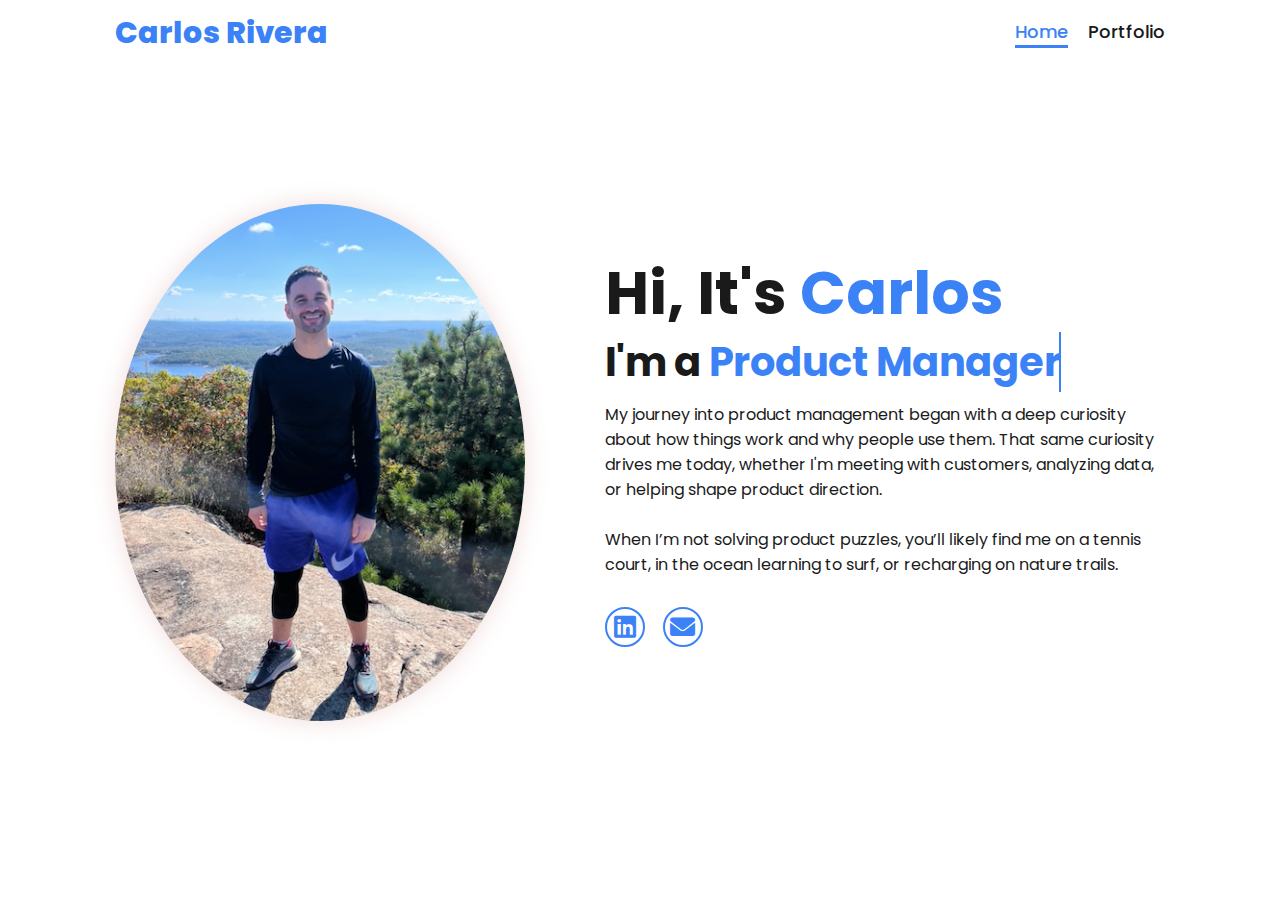
<file: index.html>
<!DOCTYPE html>
<html lang="en">
<head>
  <meta charset="UTF-8" />
  <meta name="viewport" content="width=device-width, initial-scale=1.0" />
  <link rel="stylesheet" href="style.css" />
  <link href="https://cdnjs.cloudflare.com/ajax/libs/font-awesome/6.0.0-beta3/css/all.min.css" rel="stylesheet">
  <title>Portfolio Website</title>

  <!-- Google tag (gtag.js) -->
<script async src="https://www.googletagmanager.com/gtag/js?id=G-MQ8TV1JSG9"></script>
<script>
  window.dataLayer = window.dataLayer || [];
  function gtag(){dataLayer.push(arguments);}
  gtag('js', new Date());

  gtag('config', 'G-MQ8TV1JSG9');
</script>

</head>
<body>

  <header>
    <a href="index.html" class="logo">Carlos Rivera</a>

    <nav class="navbar">
      <a href="index.html" class="active">Home</a>
      <a href="portfolio.html">Portfolio</a>
    </nav>
  </header>

  <section class="home" id="home">
    <div class="home-img">
      <img src="images/home/me.png" alt="Carlos" />
    </div>
    <div class="home-content">
      <h1>Hi, It's <span>Carlos</span></h1>
      <h3 class="typing-text">I'm a <span></span></h3>
      <p>
        My journey into product management began with a deep curiosity about how things work and why people use them. That same curiosity drives me today, whether I'm meeting with customers, analyzing data, or helping shape product direction. 
        
        <br>
        <br>
        
        When I’m not solving product puzzles, you’ll likely find me on a tennis court, in the ocean learning to surf, or recharging on nature trails.


      </p>
      <div class="social-icons">
        <a href="https://www.linkedin.com/in/crivera7/" target="_blank"><i class="fa-brands fa-linkedin"></i></a>
        <a href="mailto:car.riv021@gmail.com"><i class="fa-solid fa-envelope"></i></a>
      </div>
    </div>
  </section>

  <script>
    const menuIcon = document.querySelector('.menu-icon');
    const navbar = document.querySelector('.navbar');

    menuIcon.addEventListener('click', () => {
      navbar.classList.toggle('active');
    });
  </script>
</body>
</html>
</file>
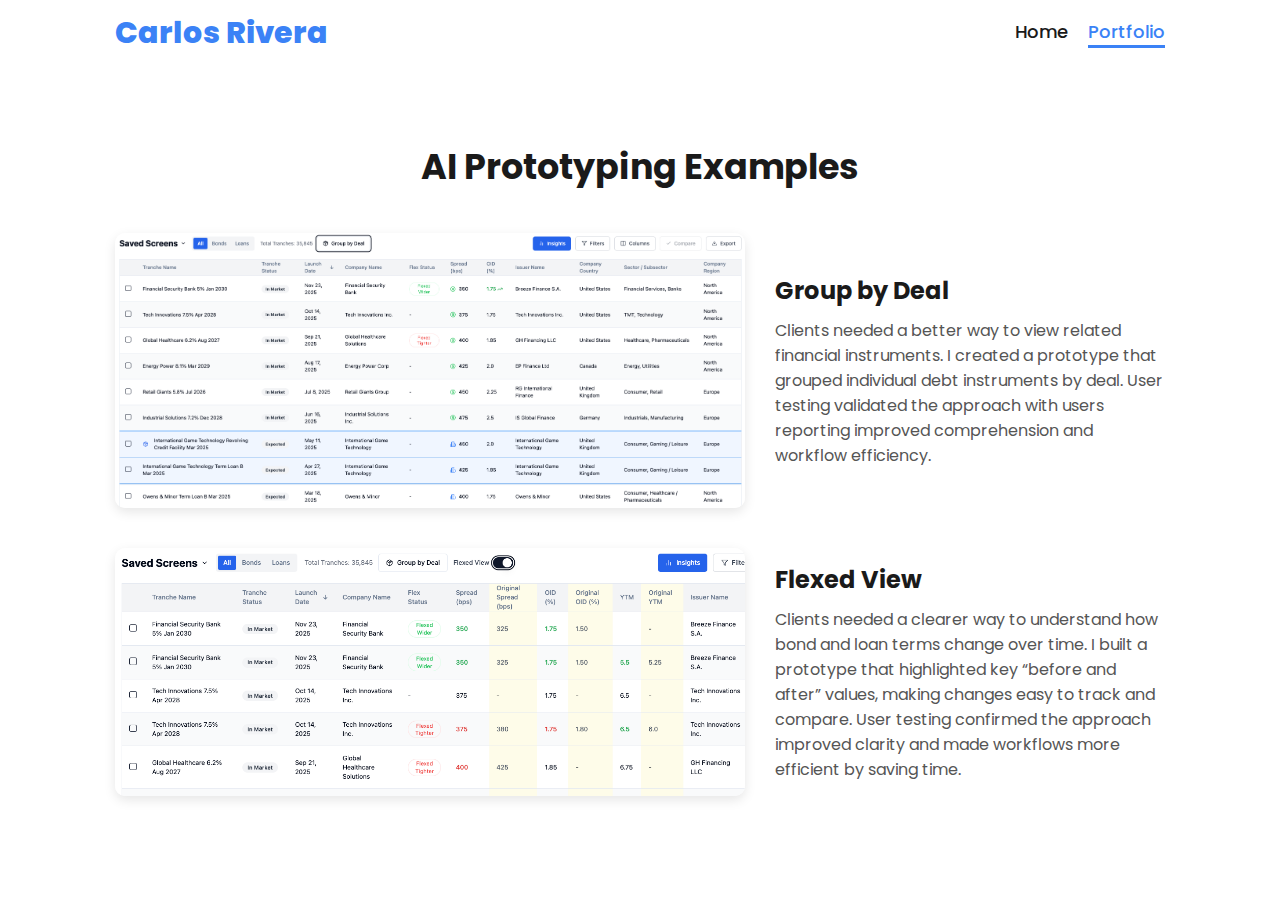
<file: ai-prototyping.html>
<!DOCTYPE html>
<html lang="en">
<head>
  <meta charset="UTF-8" />
  <meta name="viewport" content="width=device-width, initial-scale=1.0"/>
  <link rel="stylesheet" href="style.css" />
  <title>AI Prototyping - Carlos Rivera</title>
</head>
<body>
  <header>
    <a href="index.html" class="logo">Carlos Rivera</a>
    <i class="fas fa-bars menu-icon"></i>
    <nav class="navbar">
      <a href="index.html">Home</a>
      <a href="portfolio.html" class="active">Portfolio</a>
    </nav>
  </header>

  <section id="portfolio-category">
    <h2 class="section-title">AI Prototyping Examples</h2>

    <div class="project">
      <img src="images/prototypes/grouped.png" alt="AI Chatbot" />
      <div class="project-text">
        <h3>Group by Deal</h3>
        <p>Clients needed a better way to view related financial instruments. I created a prototype that grouped individual debt instruments by deal. User testing validated the approach with users reporting improved comprehension and workflow efficiency.</p>
      </div>
    </div>

    <div class="project">
      <img src="images/prototypes/flexed.png" alt="Vision AI" />
      <div class="project-text">
        <h3>Flexed View</h3>
        <p>Clients needed a clearer way to understand how bond and loan terms change over time. I built a prototype that highlighted key “before and after” values, making changes easy to track and compare. User testing confirmed the approach improved clarity and made workflows more efficient by saving time.</p>
      </div>
    </div>

  </section>

  <script>
    const menuIcon = document.querySelector('.menu-icon');
    const navbar = document.querySelector('.navbar');
    menuIcon.addEventListener('click', () => {
      navbar.classList.toggle('active');
    });
  </script>
</body>
</html>
</file>
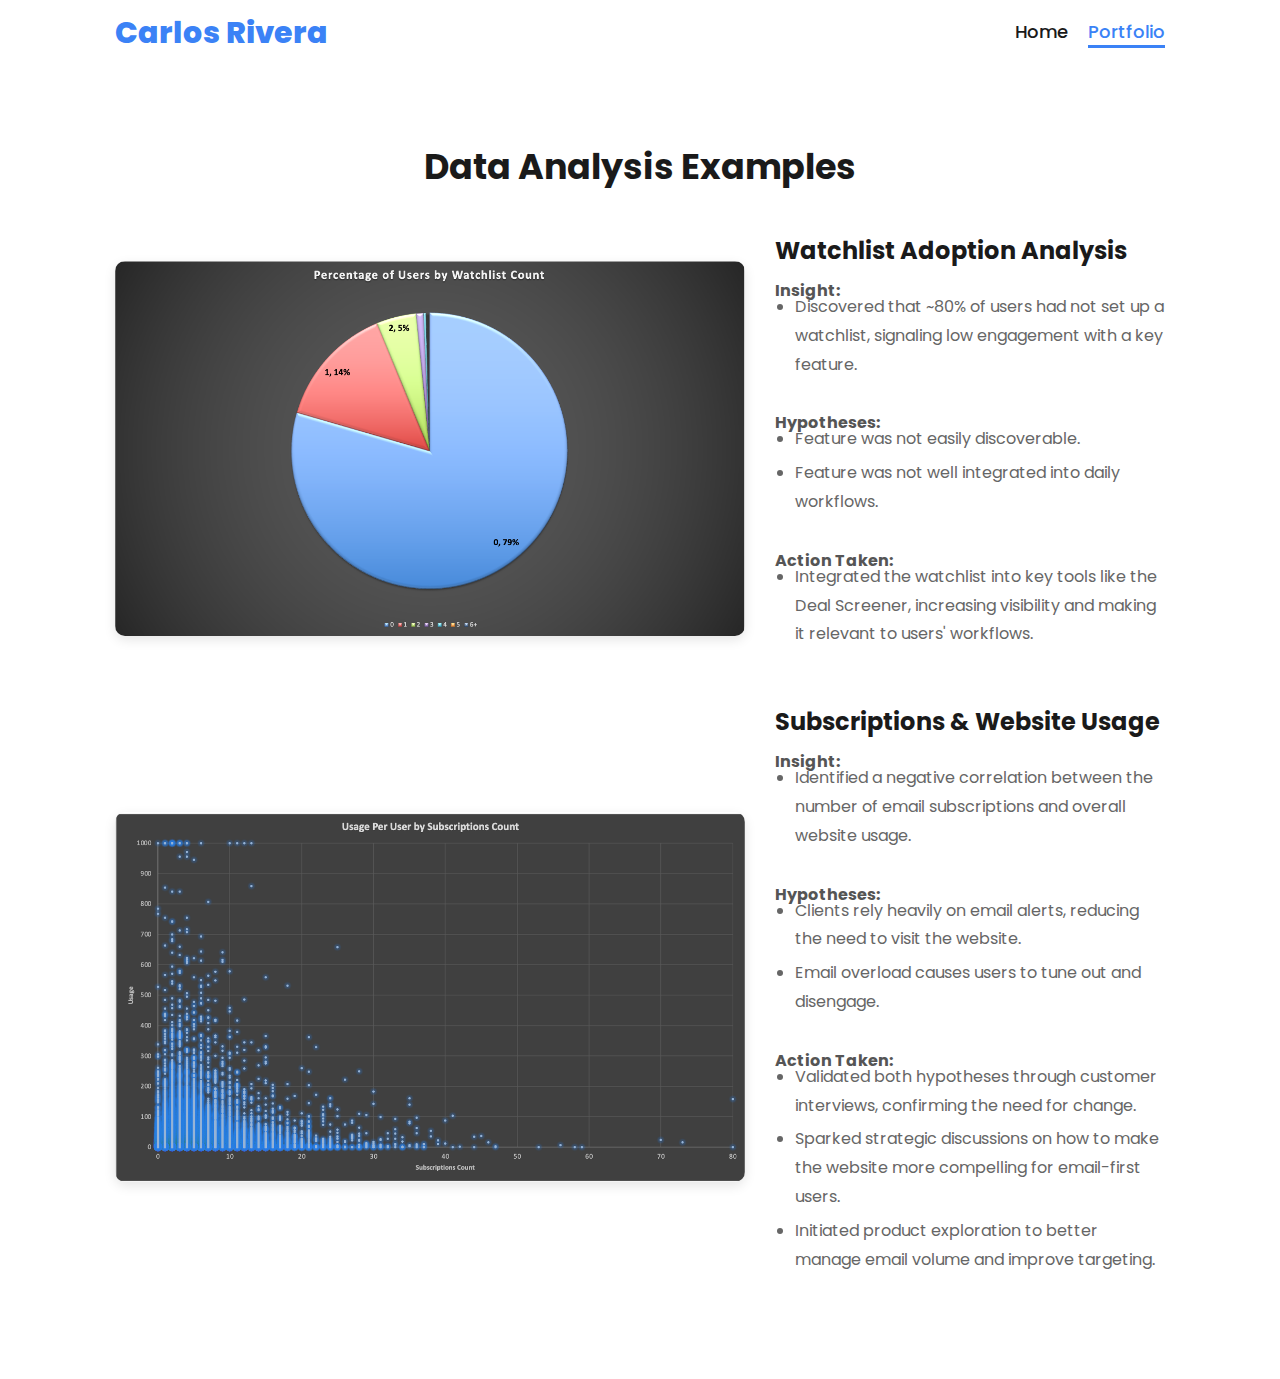
<file: card-data.html>
<!DOCTYPE html>
<html lang="en">
<head>
  <meta charset="UTF-8" />
  <meta name="viewport" content="width=device-width, initial-scale=1.0"/>
  <link rel="stylesheet" href="style.css" />
  <title>Data Analysis - Carlos Rivera</title>
</head>
<body>
  <header>
    <a href="index.html" class="logo">Carlos Rivera</a>
    <i class="fas fa-bars menu-icon"></i>
    <nav class="navbar">
      <a href="index.html">Home</a>
      <a href="portfolio.html" class="active">Portfolio</a>
    </nav>
  </header>

  <section id="portfolio-category">
    <h2 class="section-title">Data Analysis Examples</h2>

    <div class="project">
      <img src="images/data-analysis/wl.png" alt="Sales Dashboard" />
      <div class="project-text">
        <h3>Watchlist Adoption Analysis</h3>

        <p><strong>Insight:</strong><br>
          <ul>
            <li>Discovered that ~80% of users had not set up a watchlist, signaling low engagement with a key feature.</li>
          </ul>
        </p>
        
        <br>

        <p><strong>Hypotheses:</strong><br>
          <ul>
            <li>Feature was not easily discoverable.</li>
          </ul>
          <ul>
            <li>Feature was not well integrated into daily workflows.</li>
          </ul>
        </p>

        <br>

        <p><strong>Action Taken:</strong><br>
          <ul>
            <li>Integrated the watchlist into key tools like the Deal Screener, increasing visibility and making it relevant to users' workflows.</li>
          </ul>
        </p>
      </div>
    </div>

    <div class="project">
      <img src="images/data-analysis/subscriptions.png" alt="Data Cleaning Script" />
      <div class="project-text">
        <h3>Subscriptions & Website Usage</h3>

        <p><strong>Insight:</strong><br>
          <ul>
            <li>Identified a negative correlation between the number of email subscriptions and overall website usage.
            </li>
          </ul>
        </p>
        
        <br>

        <p><strong>Hypotheses:</strong><br>
          <ul>
            <li>Clients rely heavily on email alerts, reducing the need to visit the website.</li>
          </ul>
          <ul>
            <li>Email overload causes users to tune out and disengage.</li>
          </ul>
        </p>

        <br>

        <p><strong>Action Taken:</strong><br>
          <ul>
            <li>Validated both hypotheses through customer interviews, confirming the need for change.</li>
          </ul>
          <ul>
            <li>Sparked strategic discussions on how to make the website more compelling for email-first users.</li>
          </ul>
          <ul>
            <li>Initiated product exploration to better manage email volume and improve targeting.</li>
          </ul>
        </p>
      </div>
    </div>

  </section>

  <script>
    const menuIcon = document.querySelector('.menu-icon');
    const navbar = document.querySelector('.navbar');
    menuIcon.addEventListener('click', () => {
      navbar.classList.toggle('active');
    });
  </script>
</body>
</html>
</file>
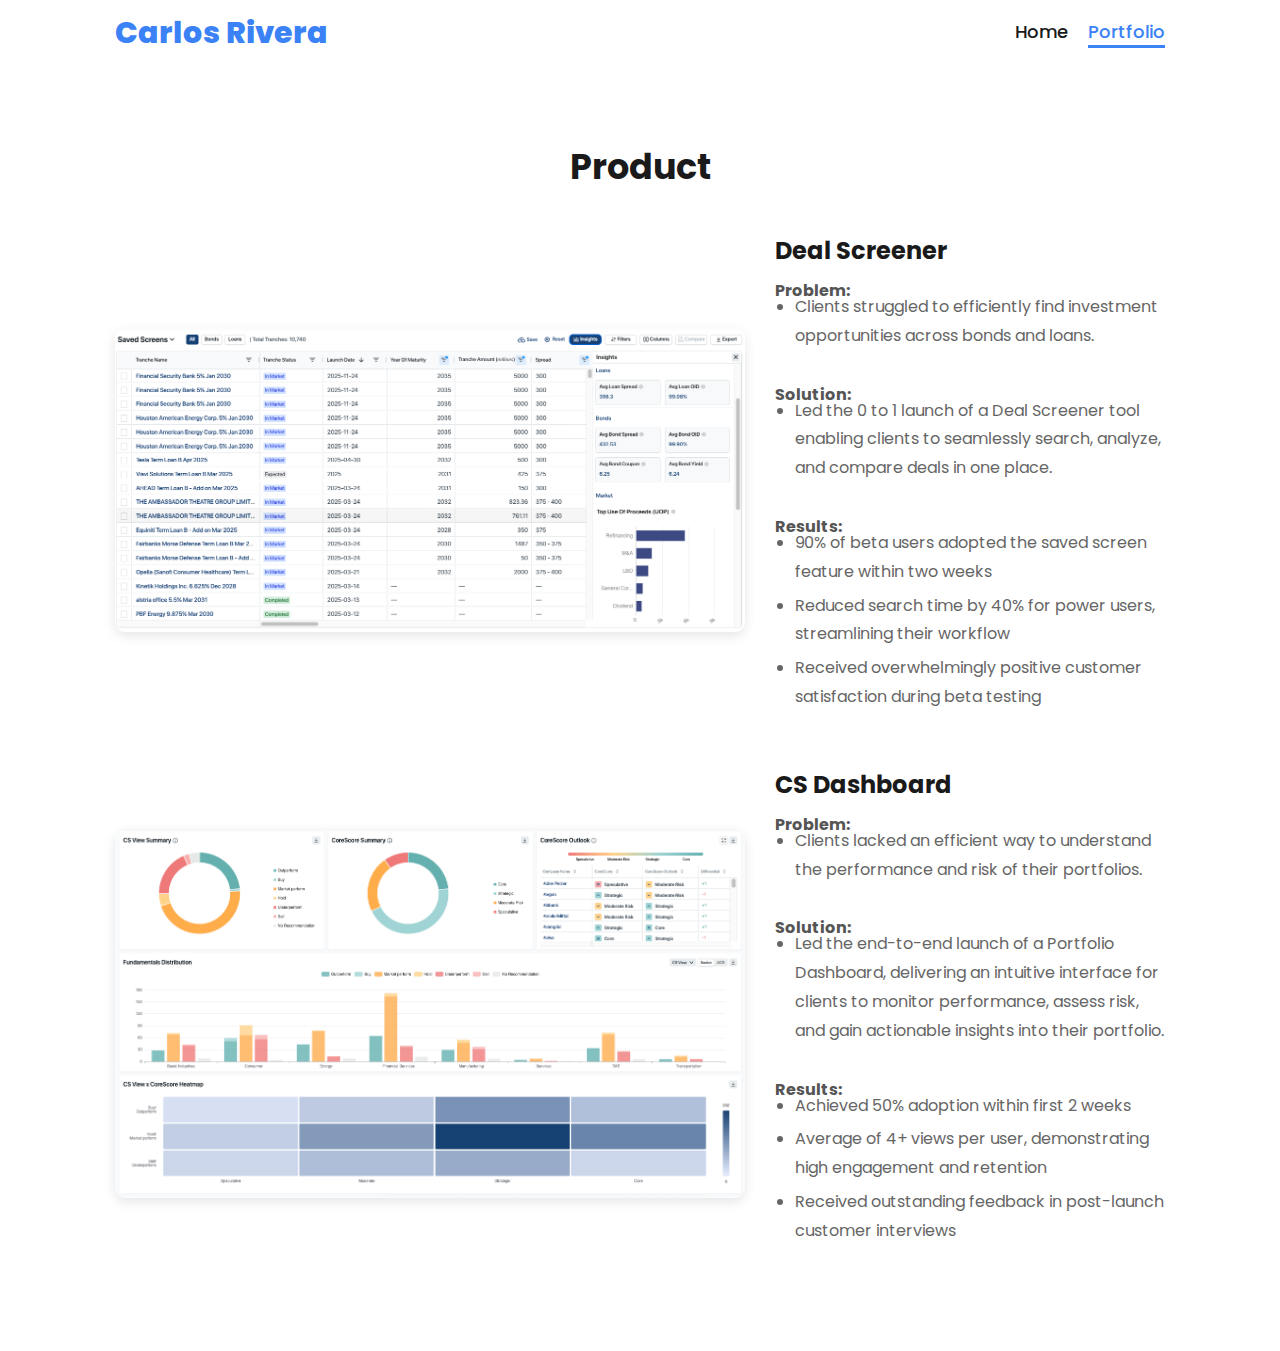
<file: card-product.html>
<!DOCTYPE html>
<html lang="en">
<head>
  <meta charset="UTF-8" />
  <meta name="viewport" content="width=device-width, initial-scale=1.0"/>
  <link rel="stylesheet" href="style.css" />
  <title>Product Development - Carlos Rivera</title>

  <!-- Google tag (gtag.js) -->
<script async src="https://www.googletagmanager.com/gtag/js?id=G-MQ8TV1JSG9"></script>
<script>
  window.dataLayer = window.dataLayer || [];
  function gtag(){dataLayer.push(arguments);}
  gtag('js', new Date());

  gtag('config', 'G-MQ8TV1JSG9');
</script>

</head>

<body>
  <header>
    <a href="index.html" class="logo">Carlos Rivera</a>

    <nav class="navbar">
      <a href="index.html">Home</a>
      <a href="portfolio.html" class="active">Portfolio</a>
    </nav>
  </header>

  <section id="portfolio-category">
    <h2 class="section-title">Product</h2>
    
    <div class="project">
      <img src="images/product/screener.png" alt="Project 1" />
      <div class="project-text">
        <h3>Deal Screener</h3>

        <p><strong>Problem:</strong><br>
        <ul>
          <li>Clients struggled to efficiently find investment opportunities across bonds and loans.</li>
        </ul>
        </p>
        
        <br>
    
        <p><strong>Solution:</strong></p>
        <ul>
          <li>Led the 0 to 1 launch of a Deal Screener tool enabling clients to seamlessly search, analyze, and compare deals in one place.</li>
        </ul>
        
        <br>
    
        <p><strong>Results:</strong></p>
        <ul>
          <li>90% of beta users adopted the saved screen feature within two weeks</li>
          <li>Reduced search time by 40% for power users, streamlining their workflow</li>
          <li>Received overwhelmingly positive customer satisfaction during beta testing</li>
        </ul>
      </div>
    </div>    

    <div class="project">
      <img src="images/product/dashboard.png" alt="Project 2" />
      <div class="project-text">
        <h3>CS Dashboard</h3>

        <p><strong>Problem:</strong><br>
          <ul>
            <li>Clients lacked an efficient way to understand the performance and risk of their portfolios.</li>
          </ul>
          </p>
          
          <br>

          <p><strong>Solution:</strong></p>
          <ul>
            <li>Led the end-to-end launch of a Portfolio Dashboard, delivering an intuitive interface for clients to monitor performance, assess risk, and gain actionable insights into their portfolio.</li>
          </ul>
          
          <br>

          <p><strong>Results:</strong></p>
          <ul>
            <li>Achieved 50% adoption within first 2 weeks</li>
            <li>Average of 4+ views per user, demonstrating high engagement and retention</li>
            <li>Received outstanding feedback in post-launch customer interviews</li>
          </ul>
      </div>
    </div>

  </section>
  
  <script>
    const menuIcon = document.querySelector('.menu-icon');
    const navbar = document.querySelector('.navbar');
    menuIcon.addEventListener('click', () => {
      navbar.classList.toggle('active');
    });
  </script>
</body>
</html>
</file>
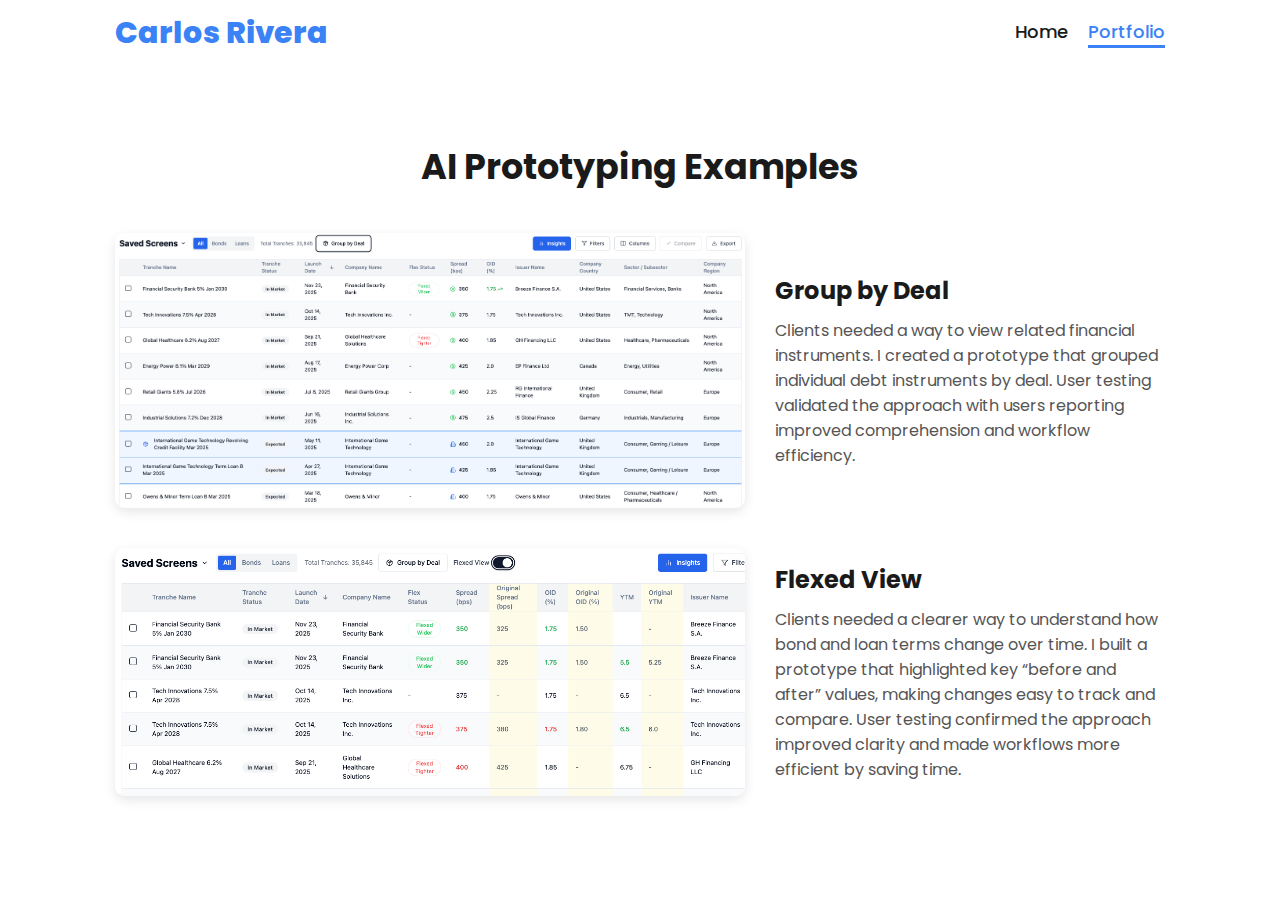
<file: card-prototyping.html>
<!DOCTYPE html>
<html lang="en">
<head>
  <meta charset="UTF-8" />
  <meta name="viewport" content="width=device-width, initial-scale=1.0"/>
  <link rel="stylesheet" href="style.css" />
  <title>AI Prototyping - Carlos Rivera</title>

  <!-- Google tag (gtag.js) -->
<script async src="https://www.googletagmanager.com/gtag/js?id=G-MQ8TV1JSG9"></script>
<script>
  window.dataLayer = window.dataLayer || [];
  function gtag(){dataLayer.push(arguments);}
  gtag('js', new Date());

  gtag('config', 'G-MQ8TV1JSG9');
</script>

</head>

<body>
  <header>
    <a href="index.html" class="logo">Carlos Rivera</a>
    <i class="fas fa-bars menu-icon"></i>
    <nav class="navbar">
      <a href="index.html">Home</a>
      <a href="portfolio.html" class="active">Portfolio</a>
    </nav>
  </header>

  <section id="portfolio-category">
    <h2 class="section-title">AI Prototyping Examples</h2>

    <div class="project">
      <img src="images/prototypes/grouped.png" alt="AI Chatbot" />
      <div class="project-text">
        <h3>Group by Deal</h3>
        <p>Clients needed a way to view related financial instruments. I created a prototype that grouped individual debt instruments by deal. User testing validated the approach with users reporting improved comprehension and workflow efficiency.</p>
      </div>
    </div>

    <div class="project">
      <img src="images/prototypes/flexed.png" alt="Vision AI" />
      <div class="project-text">
        <h3>Flexed View</h3>
        <p>Clients needed a clearer way to understand how bond and loan terms change over time. I built a prototype that highlighted key “before and after” values, making changes easy to track and compare. User testing confirmed the approach improved clarity and made workflows more efficient by saving time.</p>
      </div>
    </div>

  </section>

  <script>
    const menuIcon = document.querySelector('.menu-icon');
    const navbar = document.querySelector('.navbar');
    menuIcon.addEventListener('click', () => {
      navbar.classList.toggle('active');
    });
  </script>
</body>
</html>
</file>
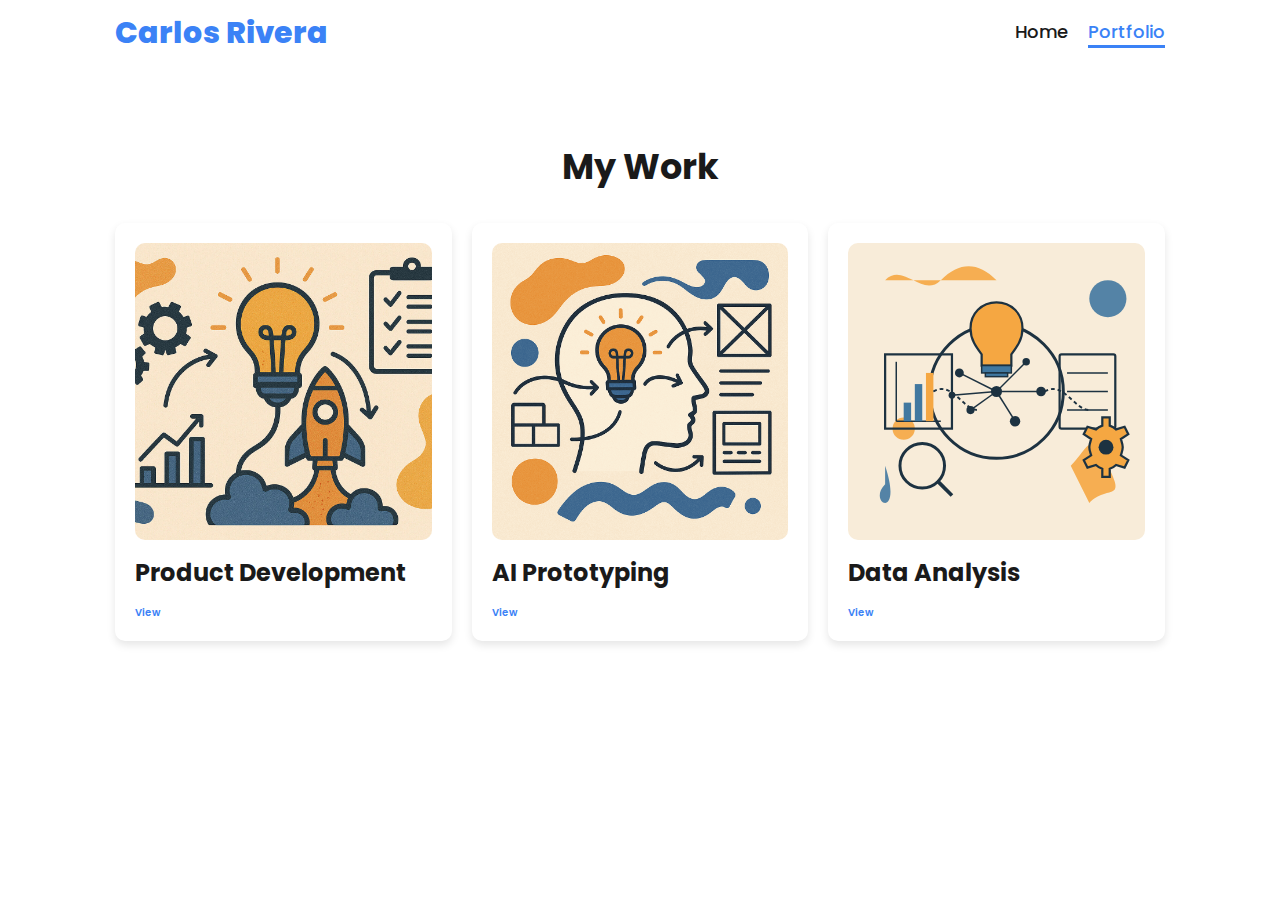
<file: portfolio.html>
<!DOCTYPE html>
<html lang="en">
<head>
  <meta charset="UTF-8" />
  <meta name="viewport" content="width=device-width, initial-scale=1.0" />
  <link rel="stylesheet" href="style.css" />
  <title>Portfolio - Carlos Rivera</title>
</head>
<body>
  <header>
    <a href="index.html" class="logo">Carlos Rivera</a>

    <nav class="navbar">
      <a href="index.html">Home</a>
      <a href="portfolio.html" class="active">Portfolio</a>
    </nav>
  </header>

  <section id="portfolio">
    <h2 class="section-title">My Work</h2>
    <div class="portfolio-grid">
      <div class="portfolio-card">
        <a href="card-product.html">
          <img src="images/cards/prod.jpg" alt="Product Development" />
          <h3>Product Development</h3>
          <span class="card-link">View</span>
        </a>
      </div>
      <div class="portfolio-card">
        <a href="card-prototyping.html">
          <img src="images/cards/prototyping.png" alt="AI Prototyping" />
          <h3>AI Prototyping</h3>
          <span class="card-link">View</span>
        </a>
      </div>
      <div class="portfolio-card">
        <a href="card-data.html">
          <img src="images/cards/data-analysis.svg" alt="Data Analysis" />
          <h3>Data Analysis</h3>
          <span class="card-link">View</span>
        </a>
      </div>      
      <!-- Add more cards as needed -->
    </div>
  </section>
  
  <script>
    const menuIcon = document.querySelector('.menu-icon');
    const navbar = document.querySelector('.navbar');

    menuIcon.addEventListener('click', () => {
      navbar.classList.toggle('active');
    });
  </script>
</body>
</html>
</file>
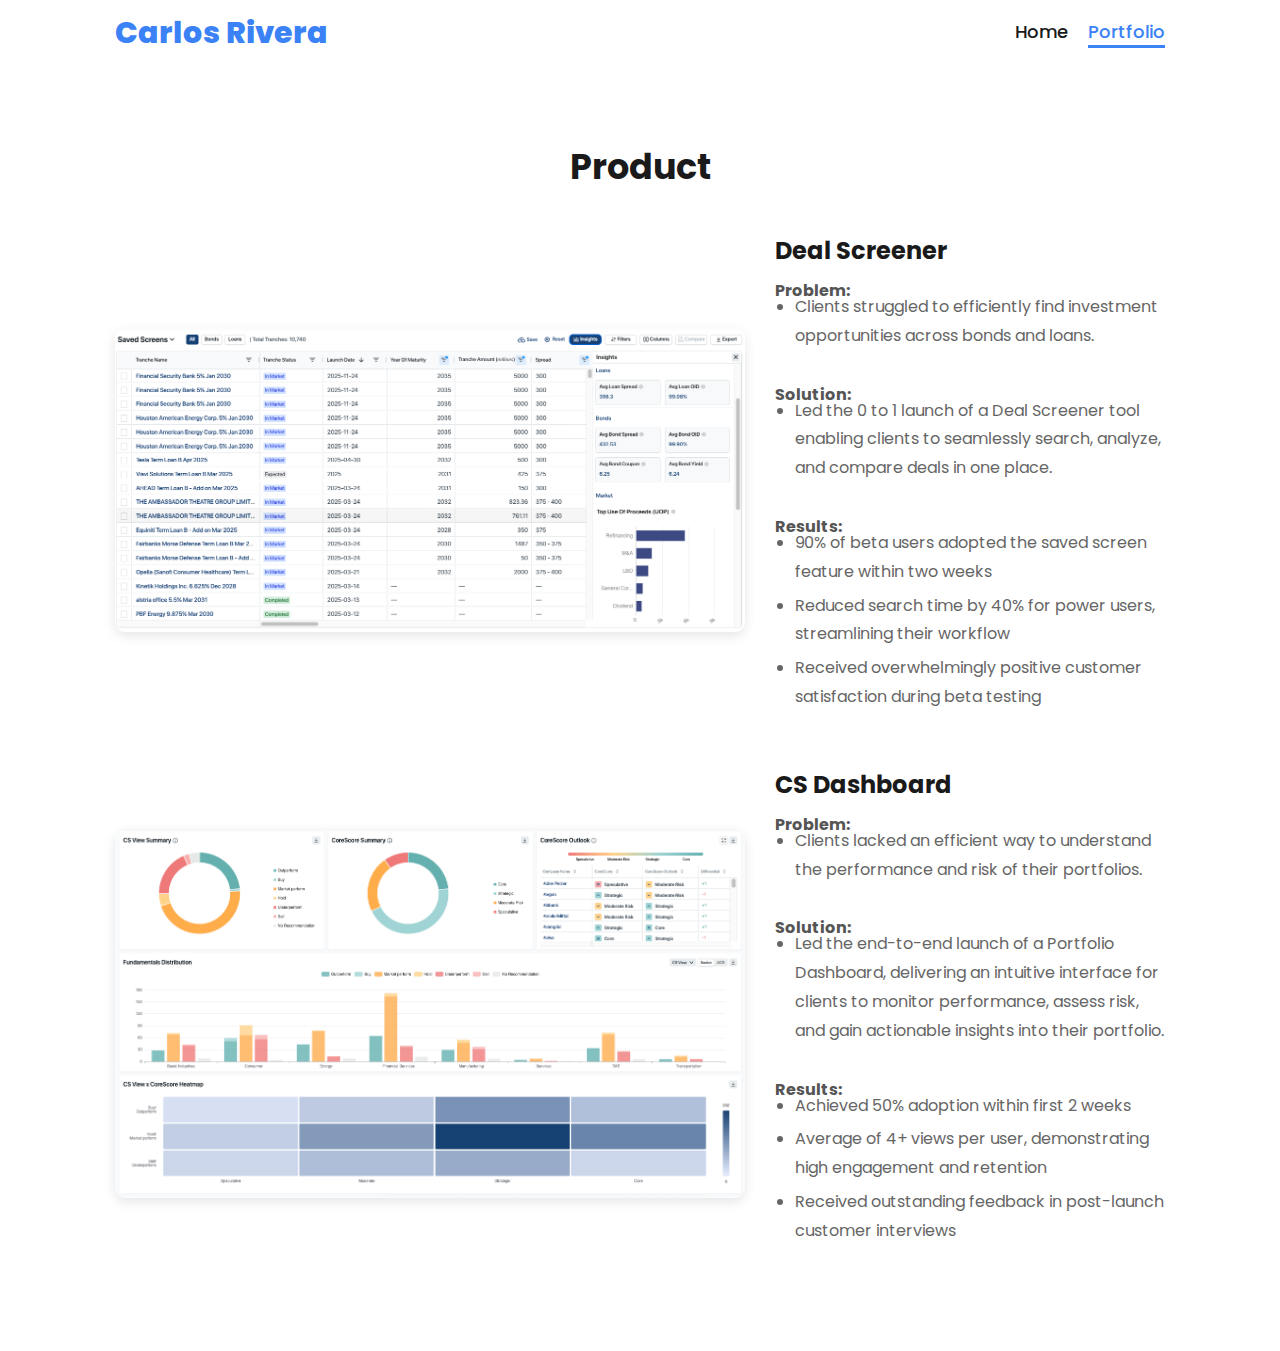
<file: product-development.html>
<!DOCTYPE html>
<html lang="en">
<head>
  <meta charset="UTF-8" />
  <meta name="viewport" content="width=device-width, initial-scale=1.0"/>
  <link rel="stylesheet" href="style.css" />
  <title>Product Development - Carlos Rivera</title>
</head>
<body>
  <header>
    <a href="index.html" class="logo">Carlos Rivera</a>

    <nav class="navbar">
      <a href="index.html">Home</a>
      <a href="portfolio.html" class="active">Portfolio</a>
    </nav>
  </header>

  <section id="portfolio-category">
    <h2 class="section-title">Product</h2>
    
    <div class="project">
      <img src="images/product/screener.png" alt="Project 1" />
      <div class="project-text">
        <h3>Deal Screener</h3>

        <p><strong>Problem:</strong><br>
        <ul>
          <li>Clients struggled to efficiently find investment opportunities across bonds and loans.</li>
        </ul>
        </p>
        
        <br>
    
        <p><strong>Solution:</strong></p>
        <ul>
          <li>Led the 0 to 1 launch of a Deal Screener tool enabling clients to seamlessly search, analyze, and compare deals in one place.</li>
        </ul>
        
        <br>
    
        <p><strong>Results:</strong></p>
        <ul>
          <li>90% of beta users adopted the saved screen feature within two weeks</li>
          <li>Reduced search time by 40% for power users, streamlining their workflow</li>
          <li>Received overwhelmingly positive customer satisfaction during beta testing</li>
        </ul>
      </div>
    </div>    

    <div class="project">
      <img src="images/product/dashboard.png" alt="Project 2" />
      <div class="project-text">
        <h3>CS Dashboard</h3>

        <p><strong>Problem:</strong><br>
          <ul>
            <li>Clients lacked an efficient way to understand the performance and risk of their portfolios.</li>
          </ul>
          </p>
          
          <br>

          <p><strong>Solution:</strong></p>
          <ul>
            <li>Led the end-to-end launch of a Portfolio Dashboard, delivering an intuitive interface for clients to monitor performance, assess risk, and gain actionable insights into their portfolio.</li>
          </ul>
          
          <br>

          <p><strong>Results:</strong></p>
          <ul>
            <li>Achieved 50% adoption within first 2 weeks</li>
            <li>Average of 4+ views per user, demonstrating high engagement and retention</li>
            <li>Received outstanding feedback in post-launch customer interviews</li>
          </ul>
      </div>
    </div>

  </section>
  
  <script>
    const menuIcon = document.querySelector('.menu-icon');
    const navbar = document.querySelector('.navbar');
    menuIcon.addEventListener('click', () => {
      navbar.classList.toggle('active');
    });
  </script>
</body>
</html>
</file>
<file: style.css>
@import url('https://fonts.googleapis.com/css2?family=Poppins:wght@100;200;300;400;500;600&display=swap');

* {
    margin: 0;
    padding: 0;
    box-sizing: border-box;
    text-decoration: none;
    border: none;
    outline: none;
    font-family: 'Poppins', sans-serif;
}

html {
    font-size: 62.5%;
    scroll-behavior: smooth;
}

body {
    width: 100%;
    height: 100vh;
    overflow-x: hidden;
    background-color: #ffffff;
    color: #1a1a1a;
}

header {
    position: fixed;
    top: 0;
    left: 0;
    width: 100%;
    padding: 1rem 9%;
    background-color: #ffffff;
    overflow: hidden;
    display: flex;
    justify-content: space-between;
    align-items: center;
    z-index: 100;
}

.logo {
    font-size: 3rem;
    color: #3b82f6;
    font-weight: 800;
    cursor: pointer;
    transition: 0.5s ease;
}

.logo:hover {
    transform: scale(1.1);
}

/* Navbar - always visible */
.navbar {
    display: flex;
    gap: 2rem;
    align-items: center;
  }
  
  .navbar a {
    font-size: 1.8rem;
    color: #1a1a1a;
    font-weight: 500;
    transition: 0.3s ease;
    border-bottom: 3px solid transparent;
  }
  
  .navbar a:hover,
  .navbar a.active {
    color: #3b82f6;
    border-bottom: 3px solid #3b82f6;
  }

section {
    min-height: 100vh;
    padding: 5rem 9% 5rem;
}

.home {
    display: flex;
    justify-content: center;
    align-items: center;
    gap: 8rem;
    background-color: #ffffff;
    padding-top: 8rem;
}

.home .home-content h1 {
    font-size: 6rem;
    font-weight: 700;
    line-height: 1.3;
}

span {
    color: #3b82f6;
}

.home-content h3 {
    font-size: 4rem;
    margin-bottom: 1rem;
    font-weight: 700;
}

.home-content p {
    font-size: 1.6rem;
}

.home-img {
    border-radius: 50%;
}

.home-img img {
    position: relative;
    width: 32vw;
    border-radius: 50%;
    box-shadow: 0 0 25px rgba(183, 75, 75, 0.2);
    cursor: pointer;
    transition: 0.2s linear;
}

.social-icons a {
    display: inline-flex;
    justify-content: center;
    align-items: center;
    width: 4rem;
    height: 4rem;
    background-color: transparent;
    border: 0.2rem solid #3b82f6;
    font-size: 2rem;
    border-radius: 50%;
    margin: 3rem 1.5rem 3rem 0;
    transition: 0.3s ease;
    color: #3b82f6;
}

.social-icons a i {
    font-size: 2.5rem;
    color: #3b82f6;
    transition: 0.3s ease;
}

.social-icons a:hover {
    color: white;
    transform: scale(1.3) translateY(-5px);
    background-color: #3b82f6;
    box-shadow: 0 0 25px #3b82f6;
}

.social-icons a:hover i {
    color: white;
}

.btn {
    display: inline-block;
    padding: 1rem 2.8rem;
    background-color: white;
    border-radius: 4rem;
    font-size: 1.6rem;
    color: #3b82f6;
    letter-spacing: 0.3rem;
    font-weight: 600;
    border: 2px solid #3b82f6;
    transition: 0.3s ease;
    cursor: pointer;
}

.btn:hover {
    transform: scale3d(1.03);
    background-color: #3b82f6;
    color: white;
    box-shadow: 0 0 25px #3b82f6;
}

.typing-text {
    font-size: 3.4rem;
    font-weight: 600;
    min-width: 280px;
    position: relative;
    display: inline-block;
    color: #1a1a1a;
}

.typing-text span::before {
    content: "Product Manager";
    animation: words 10s infinite;
    color: #3b82f6;
    white-space: nowrap;
}

.typing-text span::after {
    content: "";
    position: absolute;
    width: 2px;
    height: 100%;
    background-color: #3b82f6;
    right: 0;
    top: 0;
    animation: cursor 0.7s steps(1) infinite;
}

@keyframes words {
    0%, 20% {content: "Product Manager";}
    21%, 40% {content: "Problem Solver";}
    41%, 60% {content: "Data Enthusiast";}
    61%, 80% {content: "Nature Explorer";}
    81%, 100% {content: "Tennis Hobbyist";}
}

@keyframes cursor {
    0%, 100% {opacity: 1;}
    50% {opacity: 0;}
}

.section-title {
    padding-top: 4rem; /* this makes space for fixed header (80px + a bit extra) */
}

/* Portfolio Section Styles */
#portfolio {
    background-color: #ffffff;
    padding: 5rem 9% 5rem;
    padding-top: 10rem; /* pushes content down from the fixed navbar */
}

#portfolio .section-title {
    font-size: 3.5rem;
    font-weight: 700;
    margin-bottom: 3rem;
    text-align: center;
    color: #1a1a1a;
}

.portfolio-grid {
    display: grid;
    grid-template-columns: repeat(3, 1fr);
    gap: 2rem;
    justify-items: center;
}

.portfolio-card {
    background-color: #fff;
    border-radius: 1rem;
    box-shadow: 0 4px 8px rgba(0, 0, 0, 0.1);
    padding: 2rem;
    transition: transform 0.3s ease;
    max-width: 100%;
}

.portfolio-card img {
    width: 100%;
    height: auto;
    border-radius: 1rem;
}

.portfolio-card h3 {
    font-size: 2.4rem;
    margin-top: 1rem;
}

.portfolio-card p {
    font-size: 1.6rem;
    margin-top: 1rem;
    color: #666;
}

.portfolio-card a {
    display: block;
    color: inherit;
    text-decoration: none;
}

.portfolio-card a:hover {
    text-decoration: underline;
}

.portfolio-card:hover {
    transform: translateY(-10px);
}

.portfolio-card .card-link {
    display: inline-block;
    margin-top: 1.5rem;
    color: #3b82f6;
    font-weight: 600;
}

.portfolio-card .card-link:hover {
    text-decoration: underline;
}

#portfolio-category {
    padding: 5rem 9%;
    background-color: #ffffff;
    padding-top: 10rem; /* pushes content down from the fixed navbar */
}

#portfolio-category .section-title {
    font-size: 3.5rem;
    text-align: center;
    margin-bottom: 4rem;
}

/* Portfolio Page: Responsive Design */
@media (max-width: 768px) {
    /* Adjust Portfolio Grid for Small Screens */
    .portfolio-grid {
        grid-template-columns: repeat(2, 1fr); /* Two columns on small screens */
    }

    .portfolio-card {
        max-width: 90%; /* Reduce width of cards */
    }

    .portfolio-card h3 {
        font-size: 2rem; /* Reduce font size of titles */
    }

    .portfolio-card p {
        font-size: 1.4rem; /* Reduce font size of descriptions */
    }

    .portfolio-card .card-link {
        font-size: 1.4rem; /* Reduce size of "View" text */
    }
}

@media (max-width: 480px) {
    /* Adjust Portfolio Grid for Extra Small Screens */
    .portfolio-grid {
        grid-template-columns: 1fr; /* Single column layout on very small screens */
    }

    .portfolio-card h3 {
        font-size: 1.8rem; /* Reduce font size of titles */
    }

    .portfolio-card p {
        font-size: 1.2rem; /* Reduce font size of descriptions */
    }

    .portfolio-card .card-link {
        font-size: 1.2rem; /* Reduce size of "View" text */
    }
}

.project {
    display: flex;
    flex-direction: row;  /* Keep image and text next to each other */
    align-items: center;
    margin-bottom: 4rem;
    gap: 3rem;  /* Space between the image and the text */
}

.project img {
    width: 60%;  /* Image size */
    height: auto;  /* Maintain aspect ratio */
    object-fit: contain;  /* Ensure the whole image is visible without cropping */
    border-radius: 1rem;
    box-shadow: 0 4px 12px rgba(0, 0, 0, 0.1);
}

.project-text {
    flex: 1;
}

.project-text h3 {
    font-size: 2.4rem;
    margin-bottom: 1rem;
}

.project-text p {
    font-size: 1.6rem;
    color: #555;
}

/* Responsive layout for mobile */
@media (max-width: 768px) {
    .project {
        flex-direction: column;
    }

    .project img {
        width: 100%;
    }
}

/* Add padding for bullet points in the project pages */
.project-text ul {
    padding-left: 2rem; /* ensures bullets align properly */
    margin-top: -1rem;  /* adjust spacing with paragraph above if needed */
    margin-bottom: 1.5rem;
  }
  
  .project-text li {
    font-size: 1.6rem;  /* match your paragraph size */
    line-height: 1.8;
    color: #666;        /* match paragraph color */
    margin-bottom: 0.5rem;
  }

  /* Nav bar & Home page: Mobile responsive */
@media (max-width: 1000px) {
    .home {
      gap: 4rem;
    }
  }
  
  @media (max-width: 995px) {
    .home {
      flex-direction: column;
      margin: 5rem 4rem;
    }
  
    .home .home-content h3 {
      font-size: 2.5rem;
    }
  
    .home-content h1 {
      font-size: 5rem;
    }
  
    .home-img img {
      width: 70vw;
      margin-top: 4rem;
    }
  }
  
  @media (max-width: 768px) {
    .navbar {
      flex-direction: column;
      align-items: flex-start;
    }
  
    .navbar a {
      margin: 1rem 0;
    }
  
    .home {
      flex-direction: column;
    }
  
    .project {
      flex-direction: column;
    }
  
    .project img {
      width: 100%;
    }
  }

  /* End section for mobile responsiveness */
</file>
